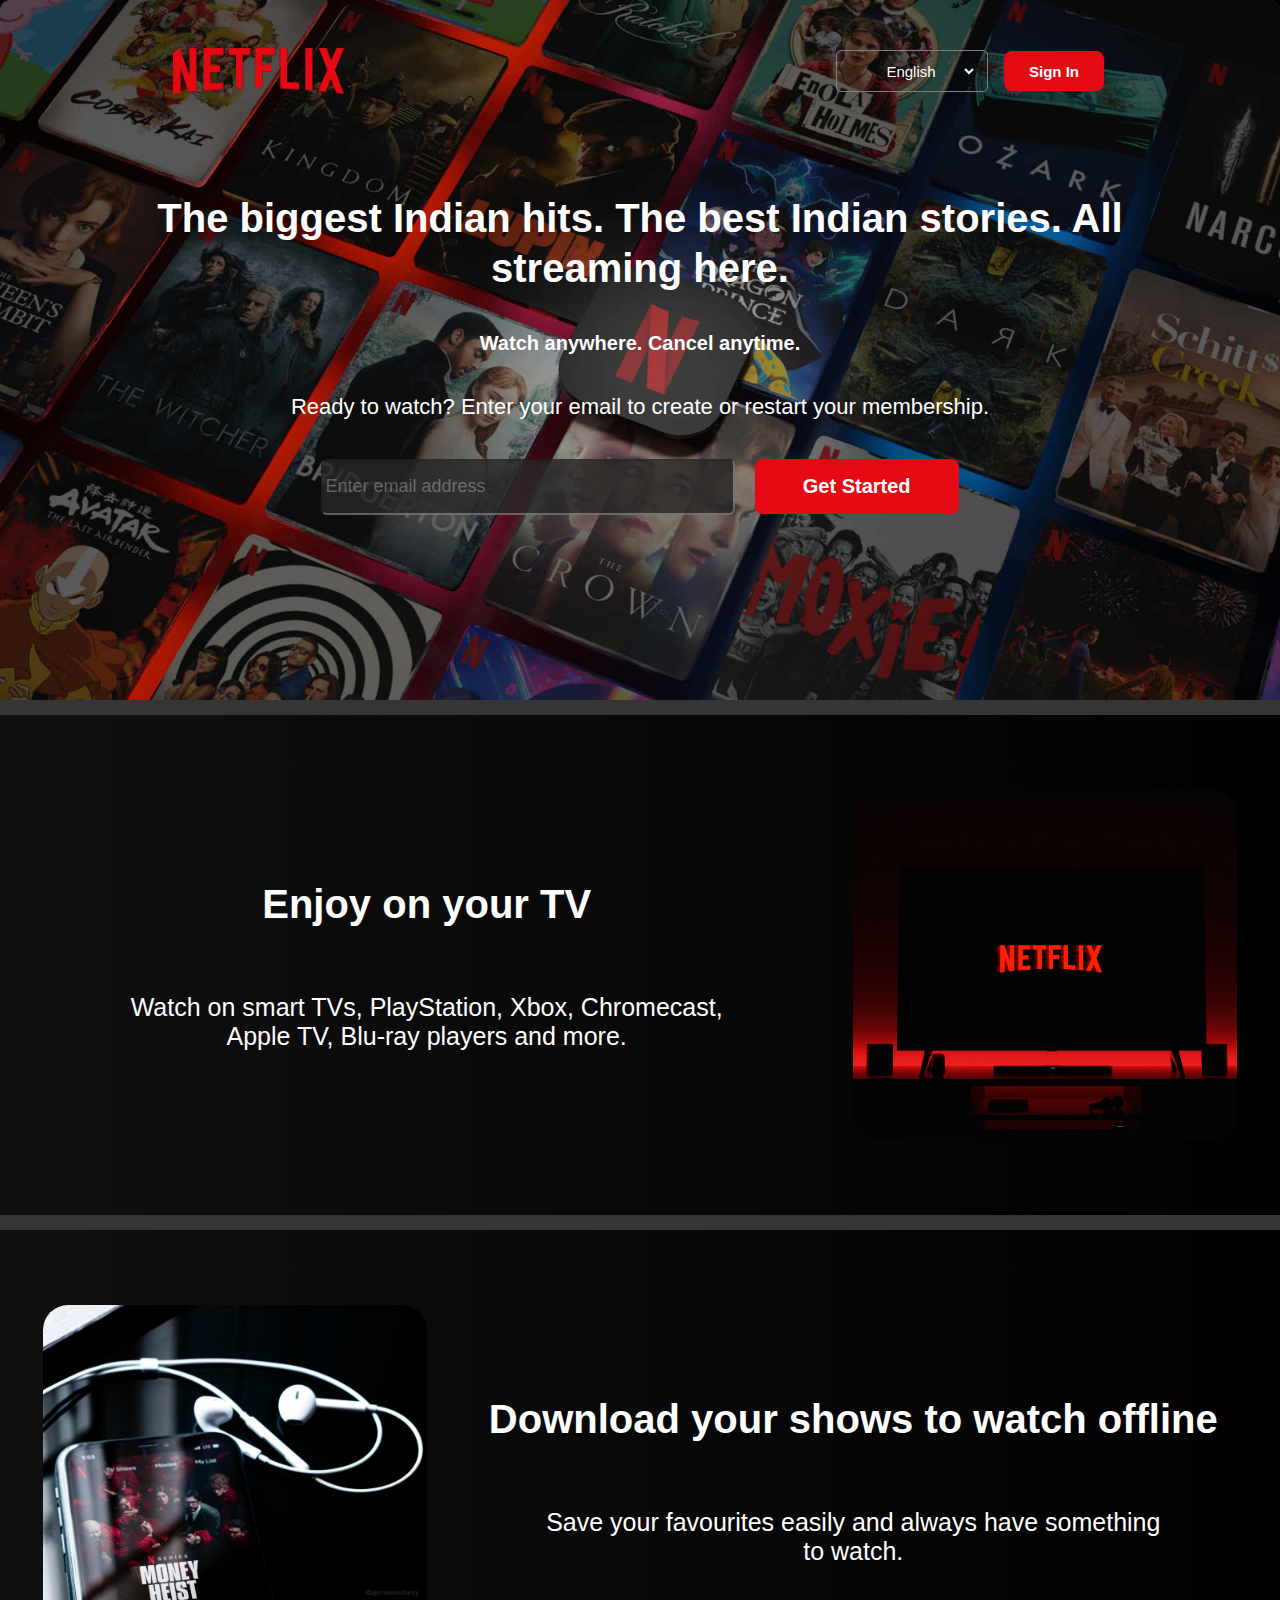
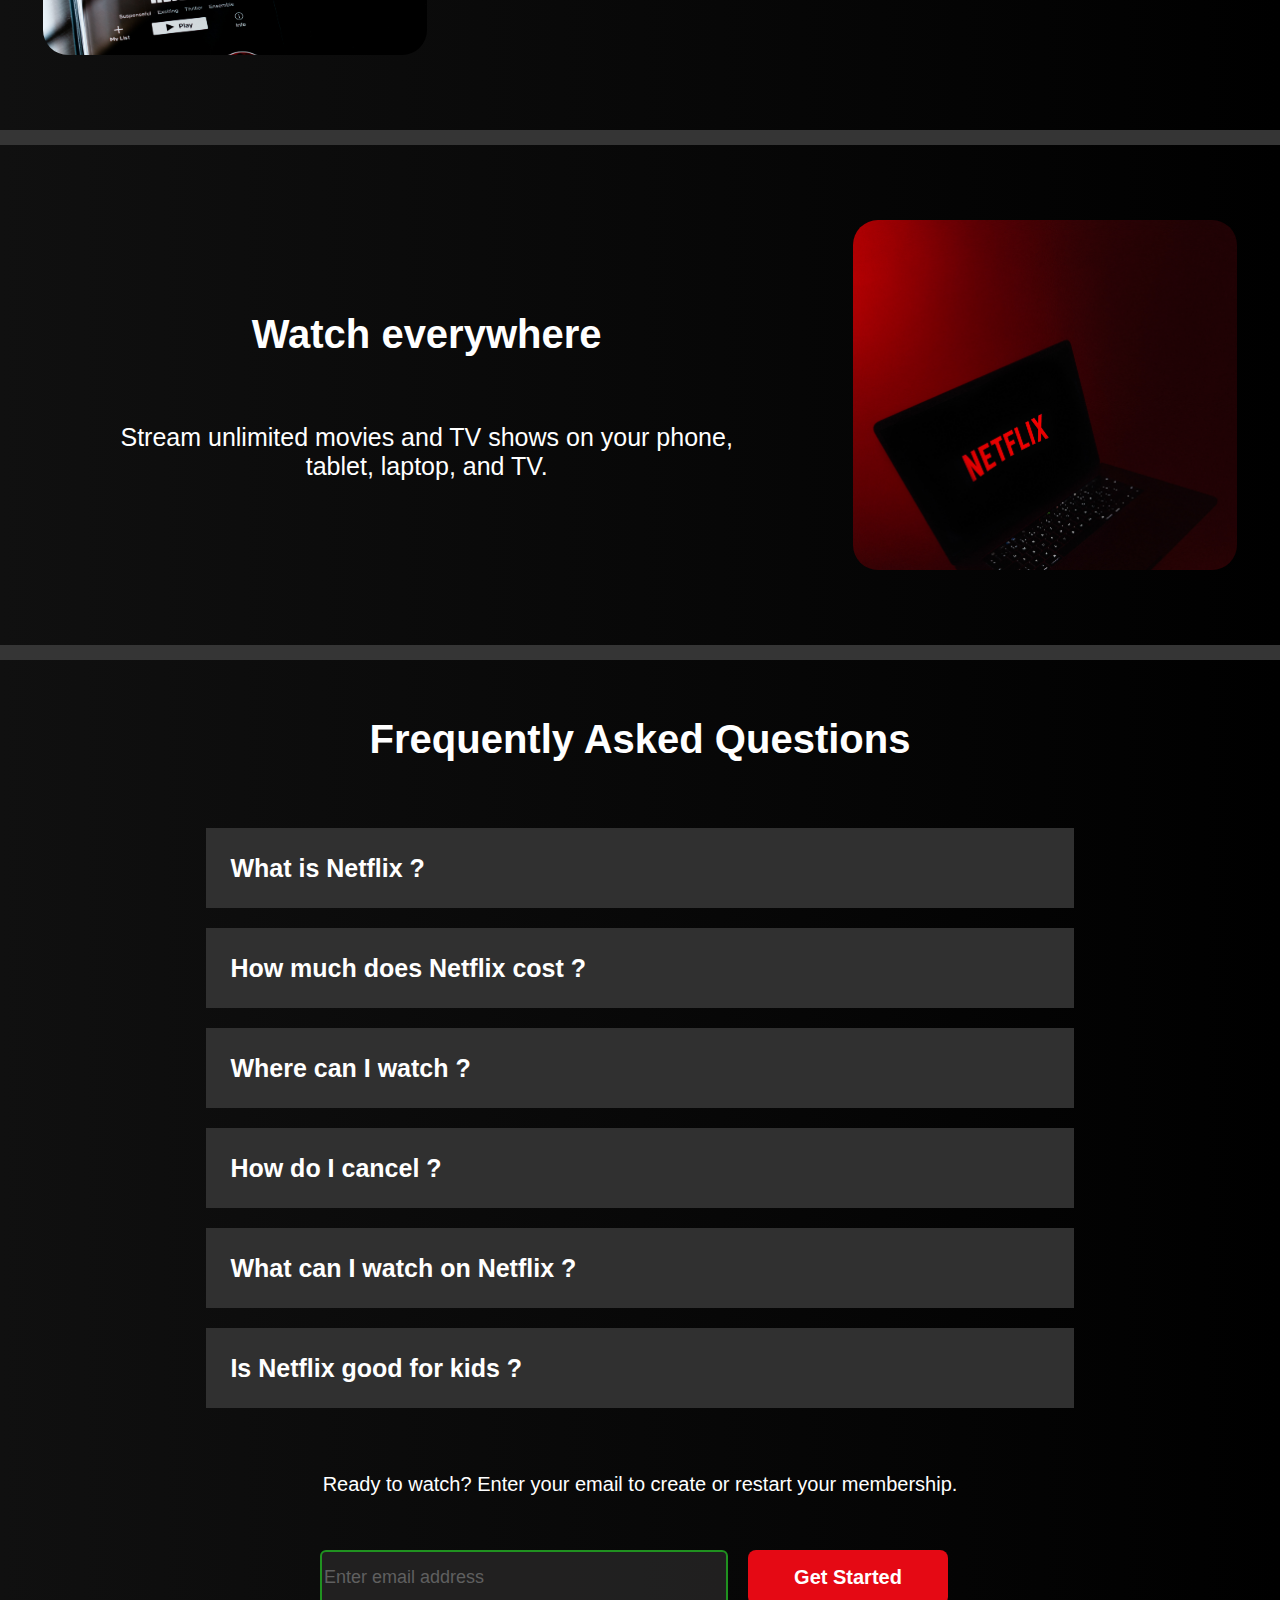
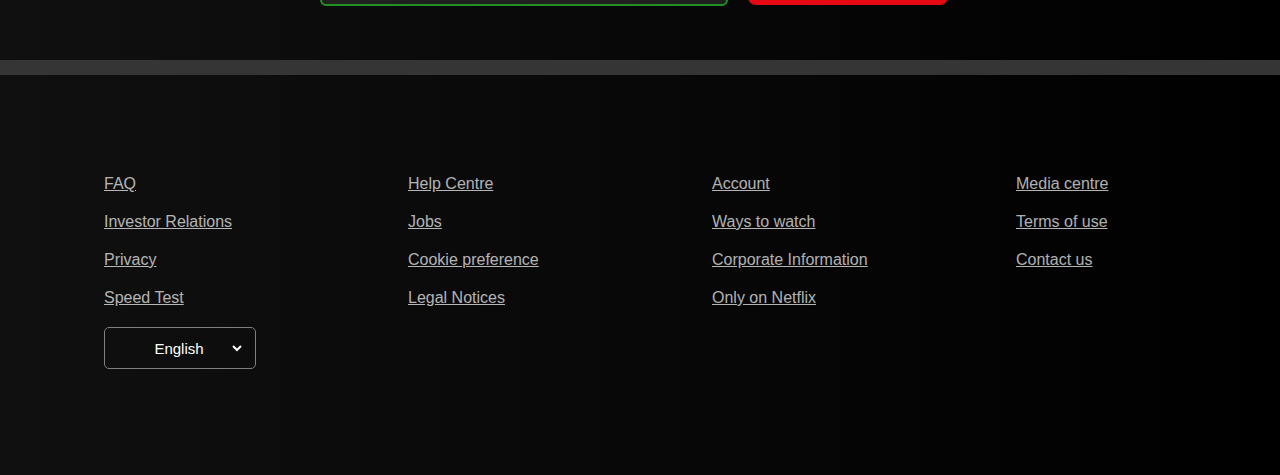
<file: index.html>
<!DOCTYPE html>
<html lang="en">
    <head>
        <meta charset="UTF-8" />
        <meta name="viewport" content="width=device-width, initial-scale=1.0" />
        <title>Netflix India - Watch TV Shows C</title>
        <link rel="stylesheet" href="style.css" />
        <link rel="icon" href="Screenshot 2023-09-25 121654.png" />
        <link
            rel="stylesheet"
            href="https://cdnjs.cloudflare.com/ajax/libs/font-awesome/6.4.2/css/all.min.css"
            integrity="sha512-z3gLpd7yknf1YoNbCzqRKc4qyor8gaKU1qmn+CShxbuBusANI9QpRohGBreCFkKxLhei6S9CQXFEbbKuqLg0DA=="
            crossorigin="anonymous"
            referrerpolicy="no-referrer"
        />
    </head>
    <body>
        <div class="banner">
            <div class="header">
                <div class="logo"></div>
                <div class="twooo">
                    <div class="language">
                        <i
                            class="fa-solid fa-language"
                            style="color: #ffffff"
                        ></i>
                        <select>
                            <option>
                                <i
                                    class="fa-solid fa-language"
                                    style="color: #ffffff"
                                ></i
                                >English
                            </option>
                            <option>हिन्दी</option>
                        </select>
                    </div>
                    <div class="sign-in">Sign In</div>
                </div>
            </div>
            <div class="less-height">
                <div class="heading">
                    The biggest Indian hits. The best Indian stories. All
                    streaming here.
                </div>
                <div class="sub-heading">Watch anywhere. Cancel anytime.</div>
                <div class="sub-content">
                    Ready to watch? Enter your email to create or restart your
                    membership.
                </div>
                <div class="login">
                    <input class="email" placeholder="Enter email address" />
                    <button class="sign-in two">Get Started</button>
                </div>
            </div>
        </div>
        <div class="margin"></div>
        <div class="enjoy">
            <div class="enjoy-content">
                <div class="enjoy-heading heading">Enjoy on your TV</div>
                <div class="content-para">
                    Watch on smart TVs, PlayStation, Xbox, Chromecast,<br />
                    Apple TV, Blu-ray players and more.
                </div>
            </div>
            <div class="enjoy-graphic"></div>
        </div>
        <div class="margin"></div>
        <div class="enjoy">
            <div class="enjoy-graphic graphic-two"></div>
            <div class="enjoy-content">
                <div class="enjoy-heading heading">
                    Download your shows to watch offline
                </div>
                <div class="content-para">
                    Save your favourites easily and always have something<br />
                    to watch.
                </div>
            </div>
        </div>
        <div class="margin"></div>
        <div class="enjoy">
            <div class="enjoy-content">
                <div class="enjoy-heading heading">Watch everywhere</div>
                <div class="content-para">
                    Stream unlimited movies and TV shows on your phone, tablet,
                    laptop, and TV.
                </div>
            </div>
            <div class="enjoy-graphic graphic-three"></div>
        </div>
        <div class="margin"></div>
        <div class="frequently">
            <div class="heading">Frequently Asked Questions</div>
            <div class="all-questions">
                <div class="question">
                    What is Netflix ?<i
                        class="fa-solid fa-plus"
                        style="color: #fff"
                    ></i>
                </div>
                <div class="question">
                    How much does Netflix cost ?<i
                        class="fa-solid fa-plus"
                        style="color: #fff"
                    ></i>
                </div>
                <div class="question">
                    Where can I watch ?<i
                        class="fa-solid fa-plus"
                        style="color: #fff"
                    ></i>
                </div>
                <div class="question">
                    How do I cancel ?<i
                        class="fa-solid fa-plus"
                        style="color: #fff"
                    ></i>
                </div>
                <div class="question">
                    What can I watch on Netflix ?<i
                        class="fa-solid fa-plus"
                        style="color: #fff"
                    ></i>
                </div>
                <div class="question">
                    Is Netflix good for kids ?<i
                        class="fa-solid fa-plus"
                        style="color: #fff"
                    ></i>
                </div>
            </div>
            <div class="ready">
                Ready to watch? Enter your email to create or restart your
                membership.
            </div>
            <div class="login">
                <input
                    class="email email-two"
                    placeholder="Enter email address"
                />
                <button class="sign-in two sign-in-two">Get Started</button>
            </div>
        </div>
        <div class="margin"></div>
        <div class="footer">
            <div class="lists">
                <div class="list">
                    <ul>
                        <li><a href="#">FAQ</a></li>
                        <li><a href="#">Investor Relations</a></li>
                        <li><a href="#">Privacy</a></li>
                        <li><a href="#">Speed Test</a></li>
                        <li>
                            <div class="language">
                                <i
                                    class="fa-solid fa-language"
                                    style="color: #ffffff"
                                ></i>
                                <select>
                                    <option>
                                        <i
                                            class="fa-solid fa-language"
                                            style="color: #ffffff"
                                        ></i
                                        >English
                                    </option>
                                    <option>हिन्दी</option>
                                </select>
                            </div>
                        </li>
                    </ul>
                </div>
                <div class="list">
                    <ul>
                        <li><a href="#">Help Centre</a></li>
                        <li><a href="#">Jobs</a></li>
                        <li><a href="#">Cookie preference</a></li>
                        <li><a href="#">Legal Notices</a></li>
                    </ul>
                </div>
                <div class="list">
                    <ul>
                        <li><a href="#">Account</a></li>
                        <li><a href="#">Ways to watch</a></li>
                        <li><a href="#">Corporate Information</a></li>
                        <li><a href="#">Only on Netflix</a></li>
                    </ul>
                </div>
                <div class="list">
                    <ul>
                        <li><a href="#">Media centre</a></li>
                        <li><a href="#">Terms of use</a></li>
                        <li><a href="#">Contact us</a></li>
                    </ul>
                </div>
            </div>
        </div>
    </body>
</html>
</file>
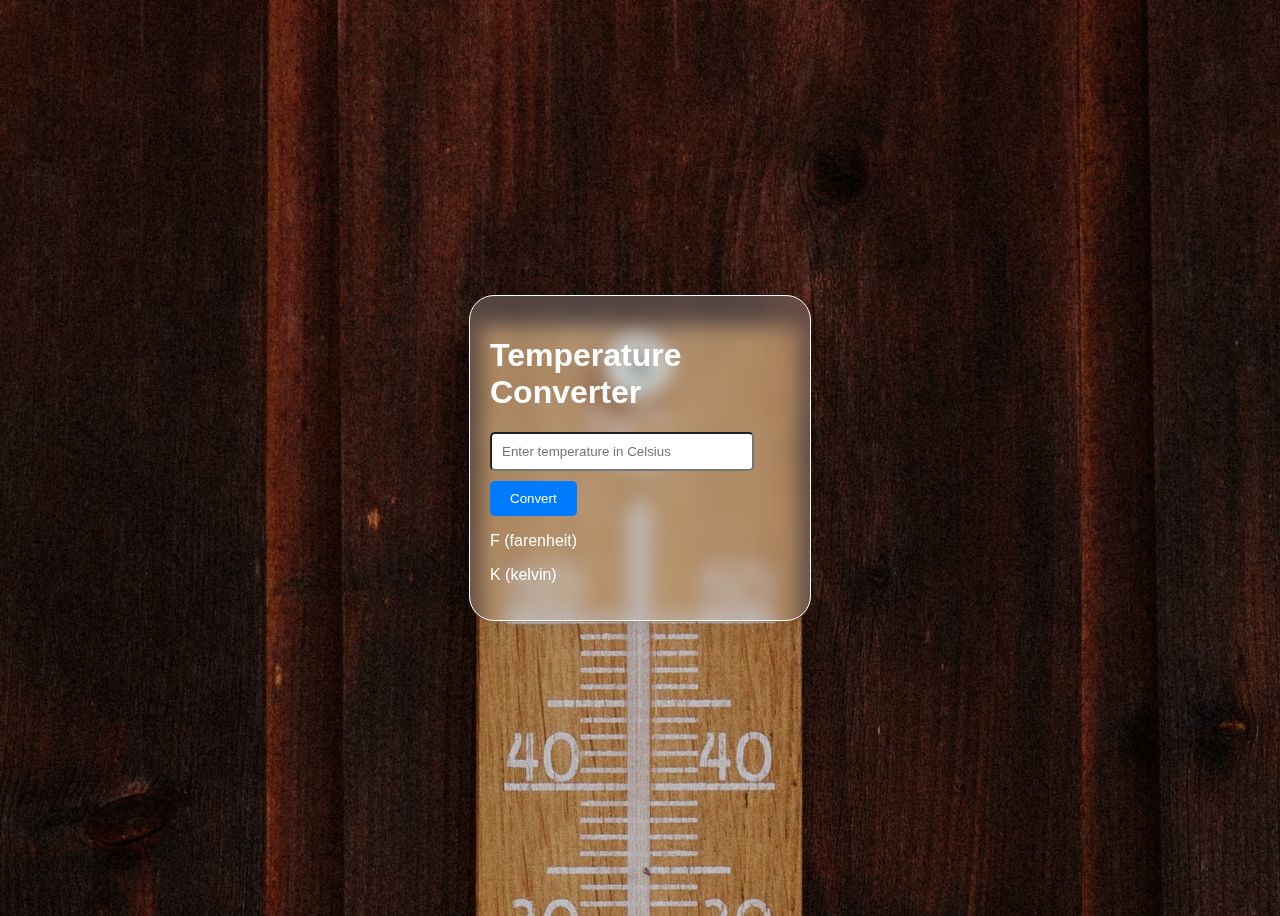
<file: index2.html>
<!DOCTYPE html>
<html lang="en">
    <head>
        <meta charset="UTF-8" />
        <meta name="viewport" content="width=device-width, initial-scale=1.0" />
        <title>Temperature converter</title>
        <link rel="stylesheet" href="style2.css" />
    </head>
    <body>
        <div id="container">
            <h1>Temperature Converter</h1>
            <input
                type="text"
                id="celsius"
                placeholder="Enter temperature in Celsius"
            />
            <button onclick="convertTemperature()">Convert</button>
            <p><span id="fahrenheitResult"></span> F (farenheit)</p>
            <p><span id="kelvinResult"></span> K (kelvin)</p>
        </div>
        <script src="app.js"></script>
    </body>
</html>
</file>
<file: style.css>
body {
    margin: 0;
    padding: 0;
    font-family: Arial, Helvetica, sans-serif;
}
.banner {
    height: 700px;
    width: 100%;
    background-image: url(netflix-background-gs7hjuwvv2g0e9fj.jpg);
    display: flex;
    align-items: center;
    justify-content: space-around;
    flex-direction: column;
    background-size: cover;
}
.header {
    margin-top: 0px;
    display: flex;
    align-items: center;
    justify-content: space-between;
    height: 90px;
    width: 75%;
    background-color: transparent;
}
.logo {
    font-family: "Netflix Sans", Arial, sans-serif;
    height: 60px;
    background-image: url(logo-removebg-preview.png);
    background-size: cover;
    font-weight: 700;
    width: 200px;
    color: rgb(229, 9, 20);
    text-transform: uppercase;
    letter-spacing: 1px;
    text-shadow: 2px 2px 4px rgba(0, 0, 0, 0.5);
}
.language {
    margin-top: 10px;
    width: 150px;
    border: 1px solid gray;
    border-radius: 5px;
    display: flex;
    align-items: center;
    justify-content: center;
    height: 40px;
}
select {
    text-align: center;
    background-color: transparent;
    color: white;
    font-size: 15px;
    width: 120px;

    border: 0px solid black;
}
.language i {
    font-size: 30px;
    margin-left: 10px;
}
option {
    background-color: black;
}
.sign-in {
    display: flex;
    align-items: center;
    justify-content: center;
    height: 40px;
    width: 100px;
    color: white;
    font-size: 15px;
    font-weight: 700;
    background-color: rgb(229, 9, 20);
    margin-top: 10px;
    border-radius: 8px;
    cursor: pointer;
}
.sign-in:hover {
    transition-duration: 0.25s;
    background-color: rgb(180, 11, 19);
}
.twooo {
    display: flex;
    align-items: center;
    justify-content: space-evenly;
    width: 300px;
}
.heading {
    text-align: center;
    width: 90%;
    color: white;
    font-size: 40px;
    line-height: 50px;
    letter-spacing: 0px;
    font-weight: 900;
}
.sub-heading {
    text-align: center;
    width: 80%;
    font-size: 20px;
    color: white;
    font-weight: 700;
}
.sub-content {
    width: 90%;
    font-size: 22px;
    color: white;
    font-weight: 500;
    text-align: center;
}
.login {
    display: flex;

    width: 50%;
    background-color: transparent;
}
.email {
    height: 50px;
    /* From https://css.glass */
    width: 450px;
    font-size: 18px;
    border-radius: 6px;
    background-color: rgb(39, 38, 38);
    opacity: 0.8;
    text-align: left;
    color: white;
}
.two {
    font-size: 20px;
    height: 55px;
    margin: 0;
    width: 225px;
    margin-left: 20px;
    border: 0px solid black;
}
.less-height {
    height: 400px;
    display: flex;
    align-items: center;
    justify-content: space-evenly;
    flex-direction: column;
    margin-bottom: 125px;
}
.margin {
    height: 15px;
    width: 100%;
    background-color: rgb(53, 53, 53);
}
.enjoy {
    background: rgb(16, 16, 16);
    background: linear-gradient(
        90deg,
        rgba(16, 16, 16, 1) 0%,
        rgba(0, 0, 0, 1) 100%
    );
    height: 500px;
    width: 100%;
    display: flex;
    align-items: center;
    justify-content: space-evenly;
}
.enjoy-content {
    display: flex;
    align-items: center;
    justify-content: space-evenly;
    flex-direction: column;
    height: 70%;
    width: 60%;
}
.enjoy-graphic {
    border-radius: 25px;
    display: flex;
    align-items: center;
    justify-content: left;
    height: 70%;
    width: 30%;
    background-size: cover;
    background-image: url(netflix\ tv.jpg);
}
.content-para {
    text-align: center;
    font-weight: 400;
    width: 85%;
    color: white;
    margin-bottom: 25px;
    font-size: 25px;
}
.enjoy-heading {
    margin-top: 25px;
    width: 95%;
}
.graphic-two {
    background-image: url(netflix\ on\ mobile.jpg);
    background-size: cover;
}
.graphic-three {
    background-image: url(netflix\ on\ devices.jpg);
    background-size: cover;
}
.frequently {
    flex-direction: column;
    display: flex;
    align-items: center;
    justify-content: space-evenly;
    height: 1000px;
    width: 100%;
    background: rgb(16, 16, 16);
    background: linear-gradient(
        90deg,
        rgba(16, 16, 16, 1) 0%,
        rgba(0, 0, 0, 1) 100%
    );
}
.all-questions {
    display: flex;
    align-items: center;
    justify-content: space-evenly;
    flex-direction: column;
    height: 60%;
    width: 80%;
}

.question {
    display: flex;
    align-items: center;
    justify-content: space-between;
    color: white;
    font-weight: 700;
    padding: 1.5rem;
    font-size: 25px;
    margin: 10px;
    height: 84px;
    width: 80%;
    background-color: #303030;
    cursor: pointer;
}
.question:hover {
    background-color: #4f4f4f;
    transition-duration: 0.25s;
    transition-timing-function: cubic-bezier(0.075, 0.82, 0.165, 1);
}
.ready {
    color: white;
    font-size: 20px;
}
.email-two {
    width: 400px;
    border: 2px solid rgb(38, 180, 38);
}
.sign-in-two {
    width: 200px;
}
.footer {
    display: flex;
    align-items: center;
    justify-content: space-evenly;
    flex-direction: column;
    height: 400px;
    width: 100%;
    background: rgb(16, 16, 16);
    background: linear-gradient(
        90deg,
        rgba(16, 16, 16, 1) 0%,
        rgba(0, 0, 0, 1) 100%
    );
}
.lists {
    display: flex;
    align-items: center;
    justify-content: space-evenly;
    height: 300px;
    width: 100%;
    background: rgb(16, 16, 16);
    background: linear-gradient(
        90deg,
        rgba(16, 16, 16, 1) 0%,
        rgba(0, 0, 0, 1) 100%
    );
}
ul {
    height: 200px;
    width: 200px;
    list-style-type: none;
}
li {
    margin-bottom: 20px;
    color: white;
}
a {
    font-size: 16px;
    color: #ffffffb3;
}
</file>
<file: style2.css>
body {
    font-family: Arial, sans-serif;
    background-image: url(temp\ background.jpg);
    background-size: cover;
    color: white;
    height: 100vh;
    display: flex;
    align-items: center;
    justify-content: center;
}
#container {
    width: 300px;
    margin: 0 auto;
    padding: 20px;
    /* From https://css.glass */
    background: rgba(255, 255, 255, 0.21);
    border-radius: 25px;
    box-shadow: 0 4px 30px rgba(0, 0, 0, 0.1);
    backdrop-filter: blur(10.2px);
    -webkit-backdrop-filter: blur(10.2px);
    border: 1px solid rgba(255, 255, 255, 1);
}
input[type="text"] {
    border-radius: 5px;
    width: 80%;
    padding: 10px;
    margin-bottom: 10px;
}
button {
    border-radius: 5px;
    padding: 10px 20px;
    background-color: #007bff;
    color: #fff;
    border: none;
    cursor: pointer;
}
</file>
